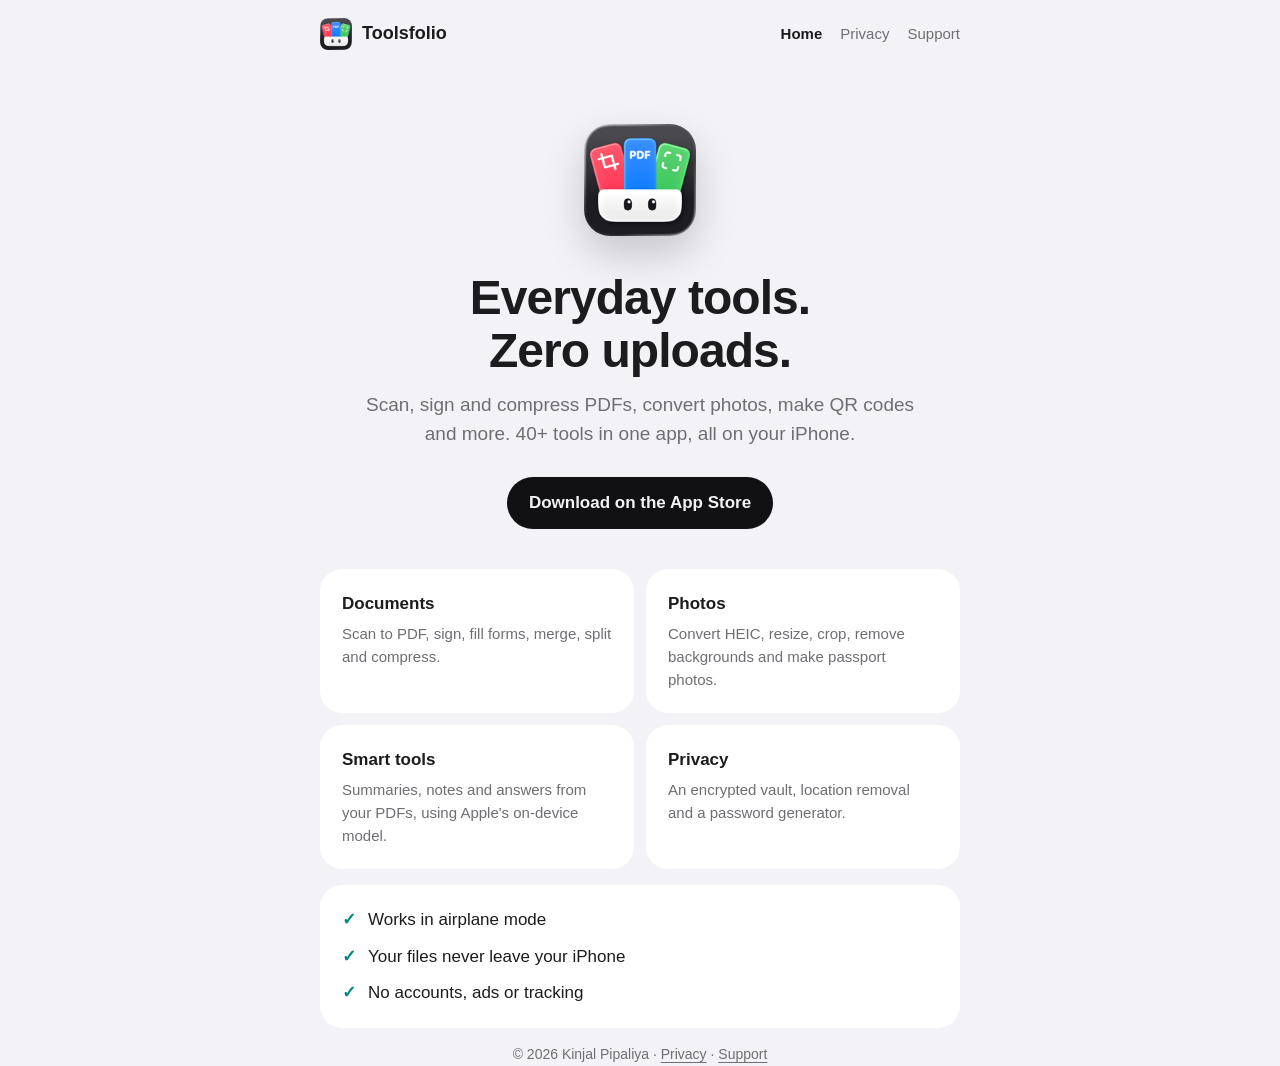
<file: index.html>
<!doctype html>
<html lang="en">
<head>
<meta charset="utf-8">
<meta name="viewport" content="width=device-width, initial-scale=1">
<title>Toolsfolio</title>
<meta name="description" content="Everyday PDF, photo and QR tools that run entirely on your iPhone. Nothing is uploaded.">
<link rel="icon" href="assets/icon.png">
<link rel="stylesheet" href="style.css">
</head>
<body>
<header class="bar"><div class="wrap">
  <a class="brand" href="./"><img src="assets/icon.png" alt=""><span>Toolsfolio</span></a>
  <nav>
    <a href="./" aria-current="page">Home</a>
    <a href="privacy.html">Privacy</a>
    <a href="support.html">Support</a>
  </nav>
</div></header>
<main class="wrap">
<section class="hero">
  <img src="assets/icon.png" alt="Toolsfolio app icon">
  <h1>Everyday tools.<br>Zero uploads.</h1>
  <p>Scan, sign and compress PDFs, convert photos, make QR codes and more. 40+ tools in one app, all on your iPhone.</p>
  <a class="badge" href="https://apps.apple.com/app/id6827060198">Download on the App Store</a>
</section>

<div class="grid">
  <div class="card"><h3>Documents</h3><p>Scan to PDF, sign, fill forms, merge, split and compress.</p></div>
  <div class="card"><h3>Photos</h3><p>Convert HEIC, resize, crop, remove backgrounds and make passport photos.</p></div>
  <div class="card"><h3>Smart tools</h3><p>Summaries, notes and answers from your PDFs, using Apple's on-device model.</p></div>
  <div class="card"><h3>Privacy</h3><p>An encrypted vault, location removal and a password generator.</p></div>
</div>

<div class="card promise">
  <div><span>✓</span>Works in airplane mode</div>
  <div><span>✓</span>Your files never leave your iPhone</div>
  <div><span>✓</span>No accounts, ads or tracking</div>
</div>
</main>
<footer class="wrap">© 2026 Kinjal Pipaliya · <a href="privacy.html">Privacy</a> · <a href="support.html">Support</a></footer>
</body>
</html>
</file>
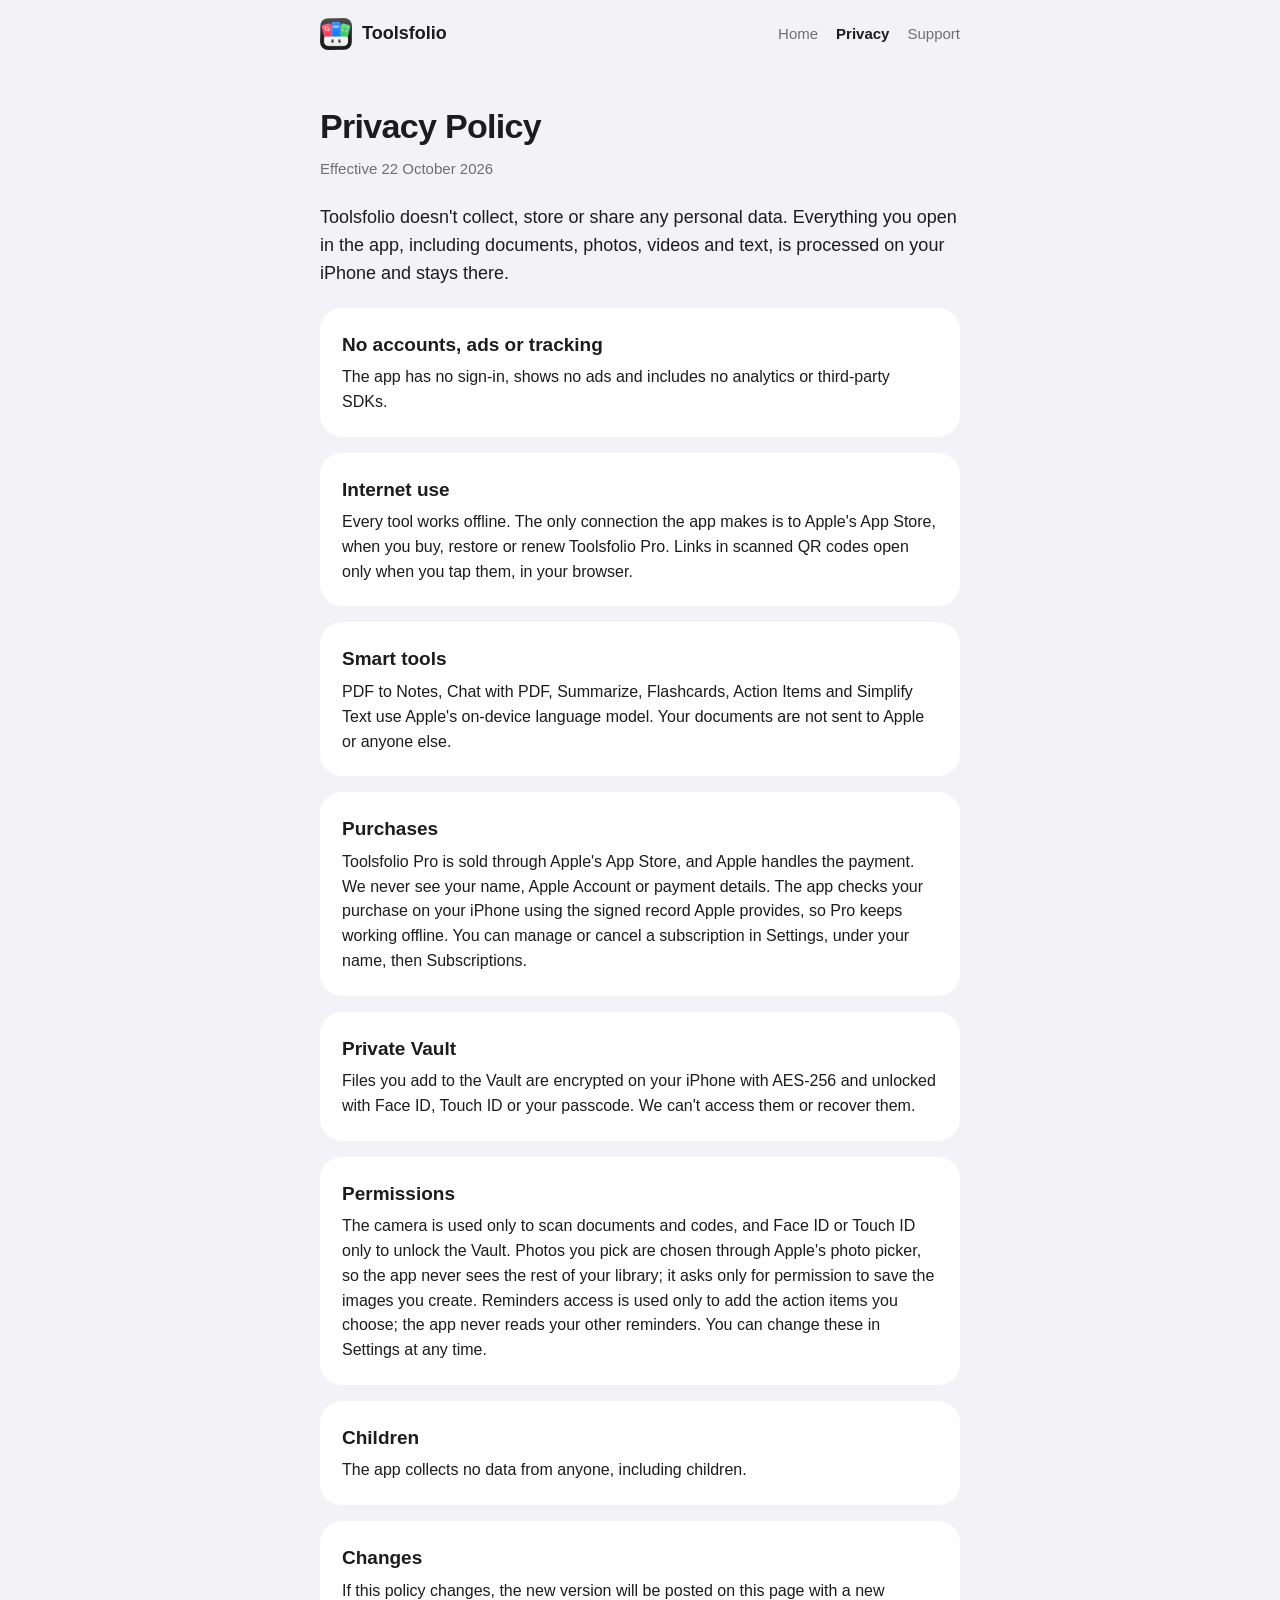
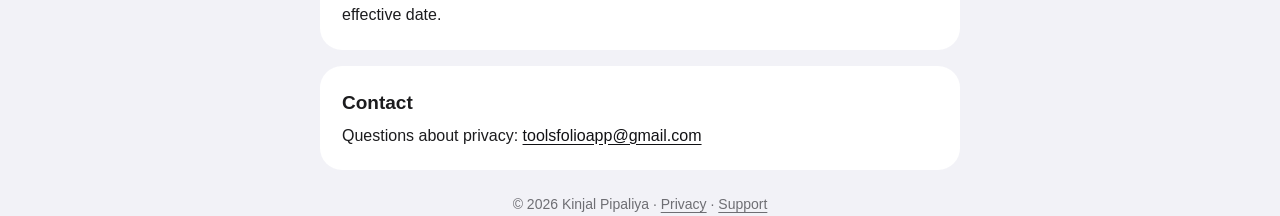
<file: privacy.html>
<!doctype html>
<html lang="en">
<head>
<meta charset="utf-8">
<meta name="viewport" content="width=device-width, initial-scale=1">
<title>Privacy Policy · Toolsfolio</title>
<meta name="description" content="Toolsfolio doesn't collect, store or share any personal data.">
<link rel="icon" href="assets/icon.png">
<link rel="stylesheet" href="style.css">
</head>
<body>
<header class="bar"><div class="wrap">
  <a class="brand" href="./"><img src="assets/icon.png" alt=""><span>Toolsfolio</span></a>
  <nav>
    <a href="./">Home</a>
    <a href="privacy.html" aria-current="page">Privacy</a>
    <a href="support.html">Support</a>
  </nav>
</div></header>
<main class="wrap">
<article class="doc">
  <h1>Privacy Policy</h1>
  <p class="meta">Effective 22 October 2026</p>
  <p class="lead">Toolsfolio doesn't collect, store or share any personal data. Everything you open in the app, including documents, photos, videos and text, is processed on your iPhone and stays there.</p>

  <div class="card"><h2>No accounts, ads or tracking</h2>
    <p>The app has no sign-in, shows no ads and includes no analytics or third-party SDKs.</p></div>

  <div class="card"><h2>Internet use</h2>
    <p>Every tool works offline. The only connection the app makes is to Apple's App Store, when you buy, restore or renew Toolsfolio Pro. Links in scanned QR codes open only when you tap them, in your browser.</p></div>

  <div class="card"><h2>Smart tools</h2>
    <p>PDF to Notes, Chat with PDF, Summarize, Flashcards, Action Items and Simplify Text use Apple's on-device language model. Your documents are not sent to Apple or anyone else.</p></div>

  <div class="card"><h2>Purchases</h2>
    <p>Toolsfolio Pro is sold through Apple's App Store, and Apple handles the payment. We never see your name, Apple Account or payment details. The app checks your purchase on your iPhone using the signed record Apple provides, so Pro keeps working offline. You can manage or cancel a subscription in Settings, under your name, then Subscriptions.</p></div>

  <div class="card"><h2>Private Vault</h2>
    <p>Files you add to the Vault are encrypted on your iPhone with AES-256 and unlocked with Face ID, Touch ID or your passcode. We can't access them or recover them.</p></div>

  <div class="card"><h2>Permissions</h2>
    <p>The camera is used only to scan documents and codes, and Face ID or Touch ID only to unlock the Vault. Photos you pick are chosen through Apple's photo picker, so the app never sees the rest of your library; it asks only for permission to save the images you create. Reminders access is used only to add the action items you choose; the app never reads your other reminders. You can change these in Settings at any time.</p></div>

  <div class="card"><h2>Children</h2>
    <p>The app collects no data from anyone, including children.</p></div>

  <div class="card"><h2>Changes</h2>
    <p>If this policy changes, the new version will be posted on this page with a new effective date.</p></div>

  <div class="card"><h2>Contact</h2>
    <p>Questions about privacy: <a href="mailto:toolsfolioapp@gmail.com">toolsfolioapp@gmail.com</a></p></div>
</article>
</main>
<footer class="wrap">© 2026 Kinjal Pipaliya · <a href="privacy.html">Privacy</a> · <a href="support.html">Support</a></footer>
</body>
</html>
</file>
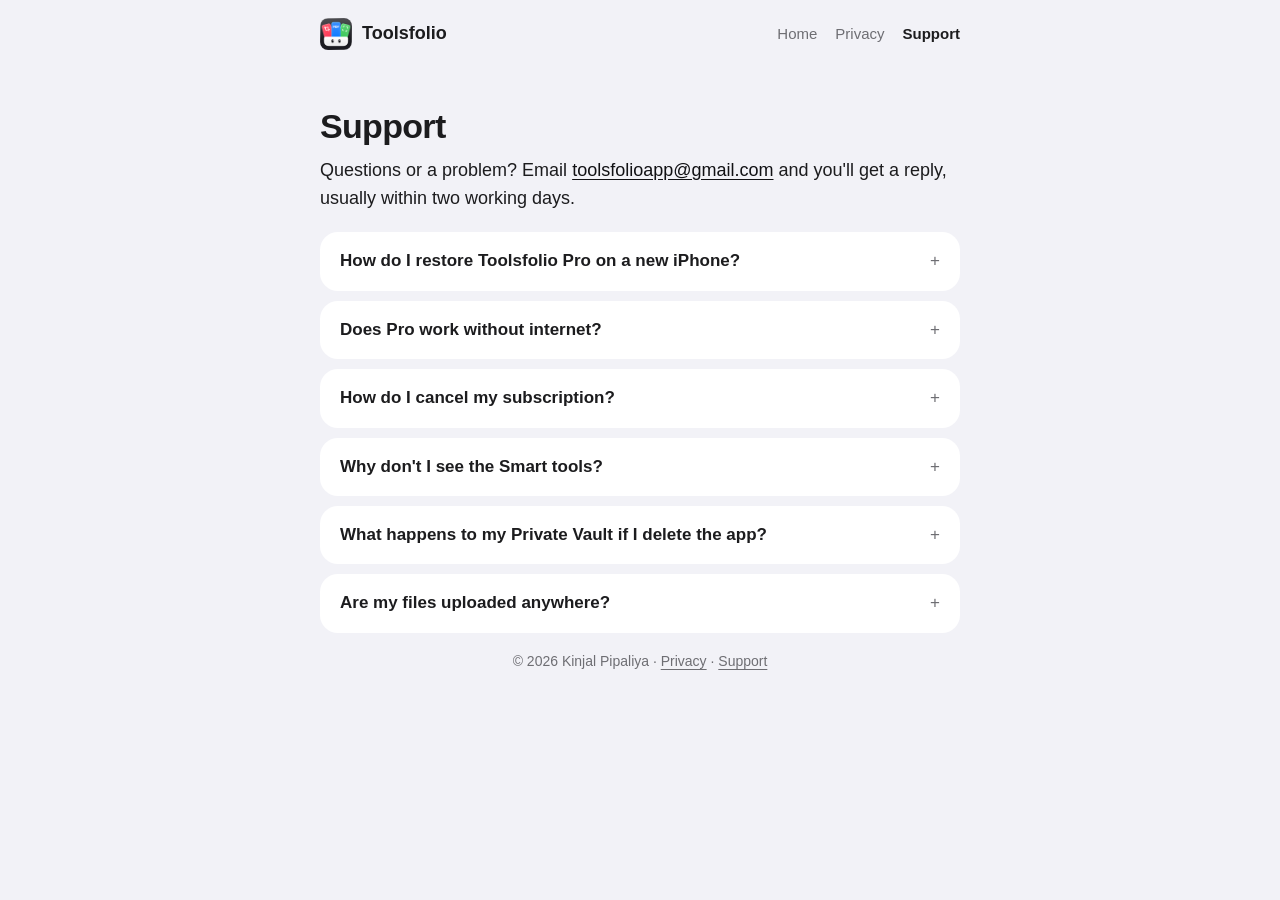
<file: support.html>
<!doctype html>
<html lang="en">
<head>
<meta charset="utf-8">
<meta name="viewport" content="width=device-width, initial-scale=1">
<title>Support · Toolsfolio</title>
<meta name="description" content="Help with Toolsfolio: purchases, offline use, the Vault and contact.">
<link rel="icon" href="assets/icon.png">
<link rel="stylesheet" href="style.css">
</head>
<body>
<header class="bar"><div class="wrap">
  <a class="brand" href="./"><img src="assets/icon.png" alt=""><span>Toolsfolio</span></a>
  <nav>
    <a href="./">Home</a>
    <a href="privacy.html">Privacy</a>
    <a href="support.html" aria-current="page">Support</a>
  </nav>
</div></header>
<main class="wrap">
<article class="doc">
  <h1>Support</h1>
  <p class="lead">Questions or a problem? Email <a href="mailto:toolsfolioapp@gmail.com">toolsfolioapp@gmail.com</a> and you'll get a reply, usually within two working days.</p>

  <details><summary>How do I restore Toolsfolio Pro on a new iPhone?</summary>
    <p>Sign in with the same Apple Account, open Toolsfolio, go to Settings, tap Unlock Every Tool, then Restore Purchases. You'll need an internet connection for this step.</p></details>

  <details><summary>Does Pro work without internet?</summary>
    <p>Yes. Your purchase is checked on your iPhone, so every Pro tool keeps working offline. You only need a connection to buy, restore or renew.</p></details>

  <details><summary>How do I cancel my subscription?</summary>
    <p>Open Settings on your iPhone, tap your name, then Subscriptions, and choose Toolsfolio. Cancel at least a day before it renews. You keep Pro until the end of the period you've paid for.</p></details>

  <details><summary>Why don't I see the Smart tools?</summary>
    <p>Smart tools use Apple Intelligence, which needs iOS 26 and an iPhone 15 Pro or newer. On other iPhones they're hidden. If your iPhone supports it, turn on Apple Intelligence in Settings → Apple Intelligence &amp; Siri.</p></details>

  <details><summary>What happens to my Private Vault if I delete the app?</summary>
    <p>Deleting Toolsfolio deletes the Vault and everything in it. Its files are encrypted on your iPhone only, with no copy anywhere else, so export anything you want to keep first.</p></details>

  <details><summary>Are my files uploaded anywhere?</summary>
    <p>No. Every tool runs on your iPhone. See the <a href="privacy.html">Privacy Policy</a> for details.</p></details>
</article>
</main>
<footer class="wrap">© 2026 Kinjal Pipaliya · <a href="privacy.html">Privacy</a> · <a href="support.html">Support</a></footer>
</body>
</html>
</file>
<file: style.css>
:root {
  --bg: #f2f2f7;
  --card: #ffffff;
  --ink: #111114;
  --text: #1c1c1e;
  --muted: #6e6e73;
  --line: rgba(60, 60, 67, 0.14);
  --green: #00897b;
}
@media (prefers-color-scheme: dark) {
  :root {
    --bg: #000000;
    --card: #1c1c1e;
    --ink: #f5f5f7;
    --text: #f5f5f7;
    --muted: #98989d;
    --line: rgba(235, 235, 245, 0.16);
    --green: #30d1bd;
  }
}
* { box-sizing: border-box; }
html { -webkit-text-size-adjust: 100%; }
body {
  margin: 0;
  background: var(--bg);
  color: var(--text);
  font: 17px/1.55 -apple-system, BlinkMacSystemFont, "SF Pro Text", "Segoe UI", Roboto, Helvetica, Arial, sans-serif;
  -webkit-font-smoothing: antialiased;
}
a { color: var(--ink); text-underline-offset: 3px; }
.wrap { max-width: 680px; margin: 0 auto; padding: 0 20px; }

header.bar { padding: 18px 0; }
header.bar .wrap { display: flex; align-items: center; justify-content: space-between; gap: 12px; }
.brand { display: flex; align-items: center; gap: 10px; text-decoration: none; font-weight: 700; font-size: 18px; color: var(--text); }
.brand img { width: 32px; height: 32px; border-radius: 8px; }
nav { display: flex; gap: 18px; font-size: 15px; }
img { max-width: 100%; }
nav a { color: var(--muted); text-decoration: none; }
nav a[aria-current="page"] { color: var(--text); font-weight: 600; }

.hero { text-align: center; padding: 56px 0 40px; }
.hero img { width: 112px; height: 112px; border-radius: 26px; box-shadow: 0 18px 40px rgba(0, 0, 0, 0.18); }
.hero h1 { font-size: clamp(34px, 7vw, 48px); line-height: 1.1; letter-spacing: -0.02em; margin: 28px 0 12px; }
.hero p { color: var(--muted); font-size: 19px; margin: 0 auto; max-width: 30em; }
.badge { display: inline-block; margin-top: 28px; padding: 13px 22px; border-radius: 999px; background: var(--ink); color: var(--bg); font-weight: 600; text-decoration: none; }

.card { background: var(--card); border-radius: 22px; padding: 22px; margin: 0 0 16px; }
.grid { display: grid; grid-template-columns: repeat(2, minmax(0, 1fr)); gap: 12px; margin-bottom: 16px; }
.grid .card { margin: 0; }
.card h3 { margin: 0 0 4px; font-size: 17px; }
.card p { margin: 0; color: var(--muted); font-size: 15px; }
.promise { display: flex; flex-direction: column; gap: 10px; }
.promise div { display: flex; gap: 12px; align-items: baseline; }
.promise span { color: var(--green); font-weight: 700; }

.doc { padding: 24px 0 8px; }
.doc h1 { font-size: 34px; letter-spacing: -0.02em; margin: 8px 0 4px; }
.doc .meta { color: var(--muted); margin: 0 0 24px; font-size: 15px; }
.doc h2 { font-size: 19px; margin: 0 0 6px; }
.doc .card p { color: var(--text); font-size: 16px; }
.doc .card p + p { margin-top: 10px; }
.lead { font-size: 18px; margin: 0 0 20px; }

details { background: var(--card); border-radius: 18px; padding: 16px 20px; margin-bottom: 10px; }
summary { cursor: pointer; font-weight: 600; list-style: none; display: flex; justify-content: space-between; gap: 12px; }
summary::-webkit-details-marker { display: none; }
summary::after { content: "+"; color: var(--muted); font-weight: 400; }
details[open] summary::after { content: "–"; }
details p { margin: 10px 0 0; color: var(--muted); font-size: 16px; }

footer { color: var(--muted); font-size: 14px; padding: 32px 0 48px; text-align: center; }
footer a { color: var(--muted); }

@media (max-width: 520px) {
  .grid { grid-template-columns: minmax(0, 1fr); }
  nav { gap: 14px; }
  .brand span { display: none; }
  .hero { padding-top: 36px; }
}
</file>
